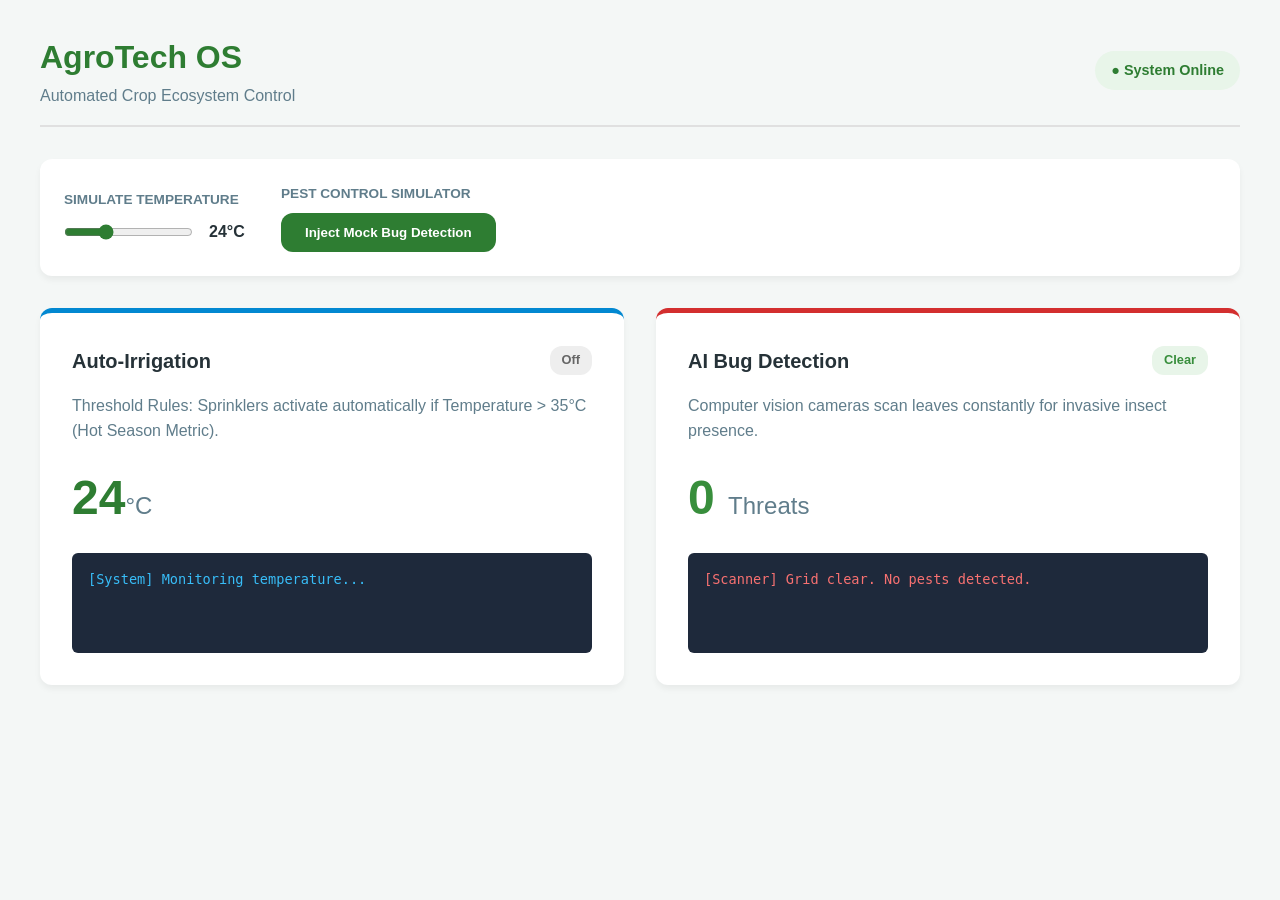
<file: jaby/index.html>
<!DOCTYPE html>
<html lang="en">
<head>
    <meta charset="UTF-8">
    <meta name="viewport" content="width=device-width, initial-scale=1.0">
    <title>AgroTech - Smart Farming Automation</title>
    <style>
        /* --- CSS STYLING --- */
        :root {
            --bg-color: #f4f7f6;
            --card-bg: #ffffff;
            --primary: #2e7d32;
            --primary-light: #e8f5e9;
            --text-dark: #263238;
            --text-muted: #607d8b;
            --alert-danger: #d32f2f;
            --alert-success: #388e3c;
            --water-blue: #0288d1;
            --shadow: 0 4px 6px rgba(0,0,0,0.05);
            --radius: 12px;
        }

        * {
            box-sizing: border-box;
            margin: 0;
            padding: 0;
            font-family: 'Segoe UI', Tahoma, Geneva, Verdana, sans-serif;
        }

        body {
            background-color: var(--bg-color);
            color: var(--text-dark);
            padding: 2rem;
            line-height: 1.6;
        }

        .container {
            max-width: 1200px;
            margin: 0 auto;
        }

        /* Header */
        header {
            margin-bottom: 2rem;
            border-bottom: 2px solid #e0e0e0;
            padding-bottom: 1rem;
            display: flex;
            justify-content: space-between;
            align-items: center;
        }

        h1 {
            color: var(--primary);
            font-size: 2rem;
        }

        .system-status {
            padding: 0.5rem 1rem;
            background-color: var(--primary-light);
            color: var(--primary);
            border-radius: 20px;
            font-weight: 600;
            font-size: 0.9rem;
        }

        /* Controls Panel */
        .simulation-panel {
            background: var(--card-bg);
            padding: 1.5rem;
            border-radius: var(--radius);
            box-shadow: var(--shadow);
            margin-bottom: 2rem;
            display: flex;
            gap: 2rem;
            align-items: center;
            flex-wrap: wrap;
        }

        .control-group {
            display: flex;
            flex-direction: column;
            gap: 0.5rem;
        }

        .control-group label {
            font-weight: 600;
            color: var(--text-muted);
            font-size: 0.85rem;
            text-transform: uppercase;
        }

        .slider-wrapper {
            display: flex;
            align-items: center;
            gap: 1rem;
        }

        input[type="range"] {
            accent-color: var(--primary);
            cursor: pointer;
        }

        .btn {
            background-color: var(--primary);
            color: white;
            border: none;
            padding: 0.75rem 1.5rem;
            border-radius: var(--radius);
            font-weight: 600;
            cursor: pointer;
            transition: background 0.2s;
        }

        .btn:hover {
            background-color: #1b5e20;
        }

        /* Dashboard Grid */
        .grid {
            display: grid;
            grid-template-columns: repeat(auto-fit, minmax(300px, 1fr));
            gap: 2rem;
        }

        .card {
            background: var(--card-bg);
            border-radius: var(--radius);
            box-shadow: var(--shadow);
            padding: 2rem;
            display: flex;
            flex-direction: column;
            border-top: 5px solid var(--primary);
            transition: transform 0.2s;
        }

        .card:hover {
            transform: translateY(-2px);
        }

        .card h2 {
            font-size: 1.25rem;
            margin-bottom: 1rem;
            color: var(--text-dark);
            display: flex;
            justify-content: space-between;
            align-items: center;
        }

        .badge {
            font-size: 0.8rem;
            padding: 0.25rem 0.75rem;
            border-radius: 12px;
            font-weight: 600;
        }

        /* Dynamic Status Styling */
        .status-neutral { background-color: #eee; color: #666; }
        .status-danger { background-color: #ffebee; color: var(--alert-danger); }
        .status-success { background-color: #e8f5e9; color: var(--alert-success); }
        .status-info { background-color: #e1f5fe; color: var(--water-blue); }

        .data-display {
            font-size: 3rem;
            font-weight: 700;
            margin: 1rem 0;
            color: var(--primary);
        }

        .unit {
            font-size: 1.5rem;
            font-weight: 400;
            color: var(--text-muted);
        }

        .log-box {
            background: #1e293b;
            color: #38bdf8;
            padding: 1rem;
            border-radius: 6px;
            font-family: monospace;
            font-size: 0.85rem;
            height: 100px;
            overflow-y: auto;
            margin-top: auto;
        }

        /* Visual indicator for watering animation */
        .water-spray {
            width: 100%;
            height: 8px;
            background: #e0e0e0;
            border-radius: 4px;
            overflow: hidden;
            margin-top: 1rem;
            display: none;
        }

        .water-spray.active {
            display: block;
        }

        .water-bar {
            height: 100%;
            background: var(--water-blue);
            width: 100%;
            animation: pulse 1.5s infinite ease-in-out;
        }

        @keyframes pulse {
            0% { opacity: 0.4; }
            50% { opacity: 1; }
            100% { opacity: 0.4; }
        }
    </style>
</head>
<body>

    <div class="container">
        <header>
            <div>
                <h1>AgroTech OS</h1>
                <p style="color: var(--text-muted);">Automated Crop Ecosystem Control</p>
            </div>
            <div class="system-status">● System Online</div>
        </header>

        <!-- Environment Controls (To Test Automation Logic) -->
        <section class="simulation-panel">
            <div class="control-group">
                <label for="tempSlider">Simulate Temperature</label>
                <div class="slider-wrapper">
                    <input type="range" id="tempSlider" min="15" max="45" value="24">
                    <span id="tempValue" style="font-weight: bold; width: 40px;">24°C</span>
                </div>
            </div>

            <div class="control-group">
                <label>Pest Control Simulator</label>
                <button class="btn" id="triggerBugBtn">Inject Mock Bug Detection</button>
            </div>
        </section>

        <!-- Dashboard Widgets -->
        <main class="grid">
            
            <!-- CARD 1: AUTO IRRIGATION -->
            <div class="card" style="border-top-color: var(--water-blue);">
                <h2>Auto-Irrigation <span id="sprinklerBadge" class="badge status-neutral">Off</span></h2>
                <p style="color: var(--text-muted);">Threshold Rules: Sprinklers activate automatically if Temperature > 35°C (Hot Season Metric).</p>
                <div class="data-display"><span id="currentTempText">24</span><span class="unit">°C</span></div>
                
                <div class="water-spray" id="waterSprayIndicator">
                    <div class="water-bar"></div>
                </div>

                <div class="log-box" id="irrigationLog">
                    [System] Monitoring temperature...
                </div>
            </div>

            <!-- CARD 2: BUG DETECTION -->
            <div class="card" style="border-top-color: var(--alert-danger);">
                <h2>AI Bug Detection <span id="pestBadge" class="badge status-success">Clear</span></h2>
                <p style="color: var(--text-muted);">Computer vision cameras scan leaves constantly for invasive insect presence.</p>
                
                <div class="data-display" id="pestCountText" style="color: var(--alert-success);">0 <span class="unit">Threats</span></div>
                
                <div class="log-box" id="pestLog" style="color: #f87171;">
                    [Scanner] Grid clear. No pests detected.
                </div>
            </div>

        </main>
    </div>

    <!-- --- AUTOMATION JAVASCRIPT --- -->
    <script>
        // DOM Elements
        const tempSlider = document.getElementById('tempSlider');
        const tempValue = document.getElementById('tempValue');
        const currentTempText = document.getElementById('currentTempText');
        const sprinklerBadge = document.getElementById('sprinklerBadge');
        const waterSprayIndicator = document.getElementById('waterSprayIndicator');
        const irrigationLog = document.getElementById('irrigationLog');
        
        const triggerBugBtn = document.getElementById('triggerBugBtn');
        const pestBadge = document.getElementById('pestBadge');
        const pestCountText = document.getElementById('pestCountText');
        const pestLog = document.getElementById('pestLog');

        // Logic 1: Temperature & Auto-Irrigation Threshold
        tempSlider.addEventListener('input', (e) => {
            const temp = parseInt(e.target.value);
            
            // Update Text Displays
            tempValue.textContent = temp + '°C';
            currentTempText.textContent = temp;

            // Automation Check: Hot Season Threshold Trigger (35°C)
            if (temp >= 35) {
                sprinklerBadge.textContent = "Running";
                sprinklerBadge.className = "badge status-info";
                waterSprayIndicator.classList.add('active');
                logAction(irrigationLog, `[ALERT] Hot season detected (${temp}°C)! Activating automatic water sprinklers.`);
            } else {
                sprinklerBadge.textContent = "Off";
                sprinklerBadge.className = "badge status-neutral";
                waterSprayIndicator.classList.remove('active');
</file>
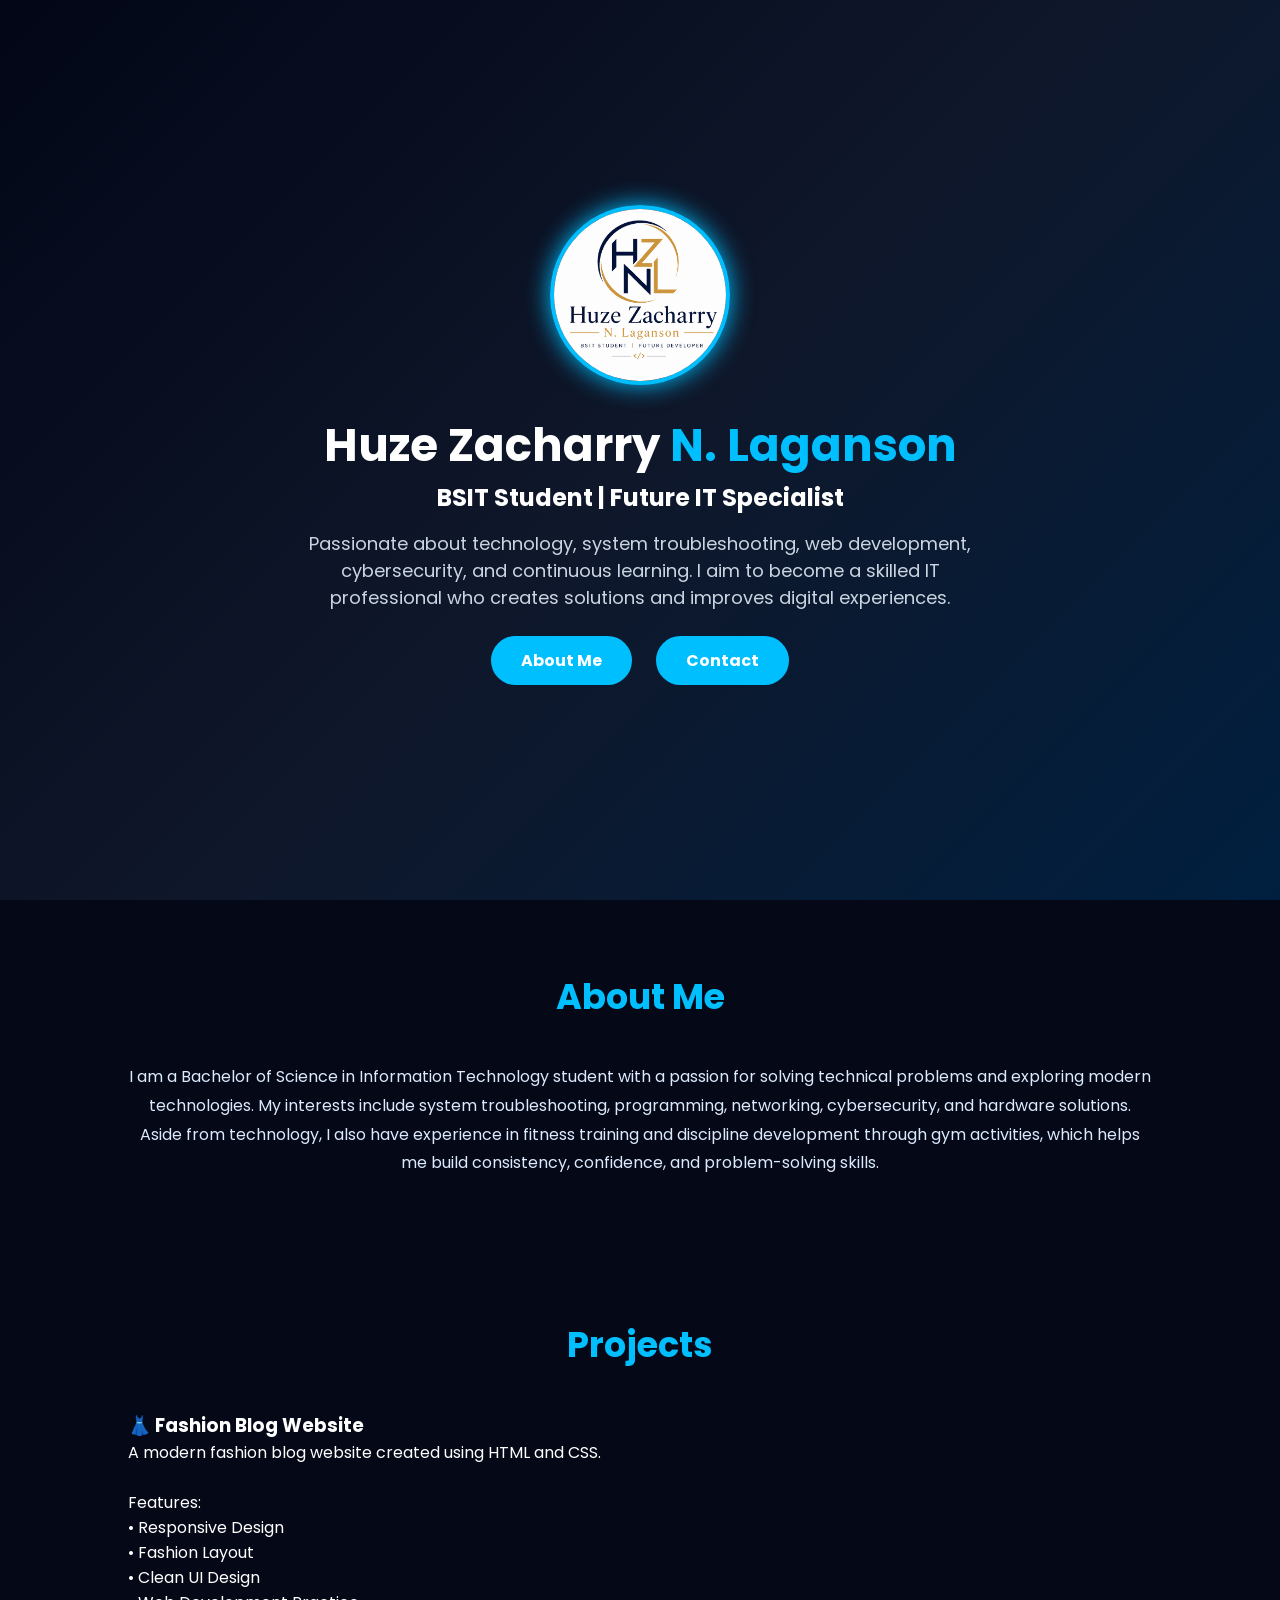
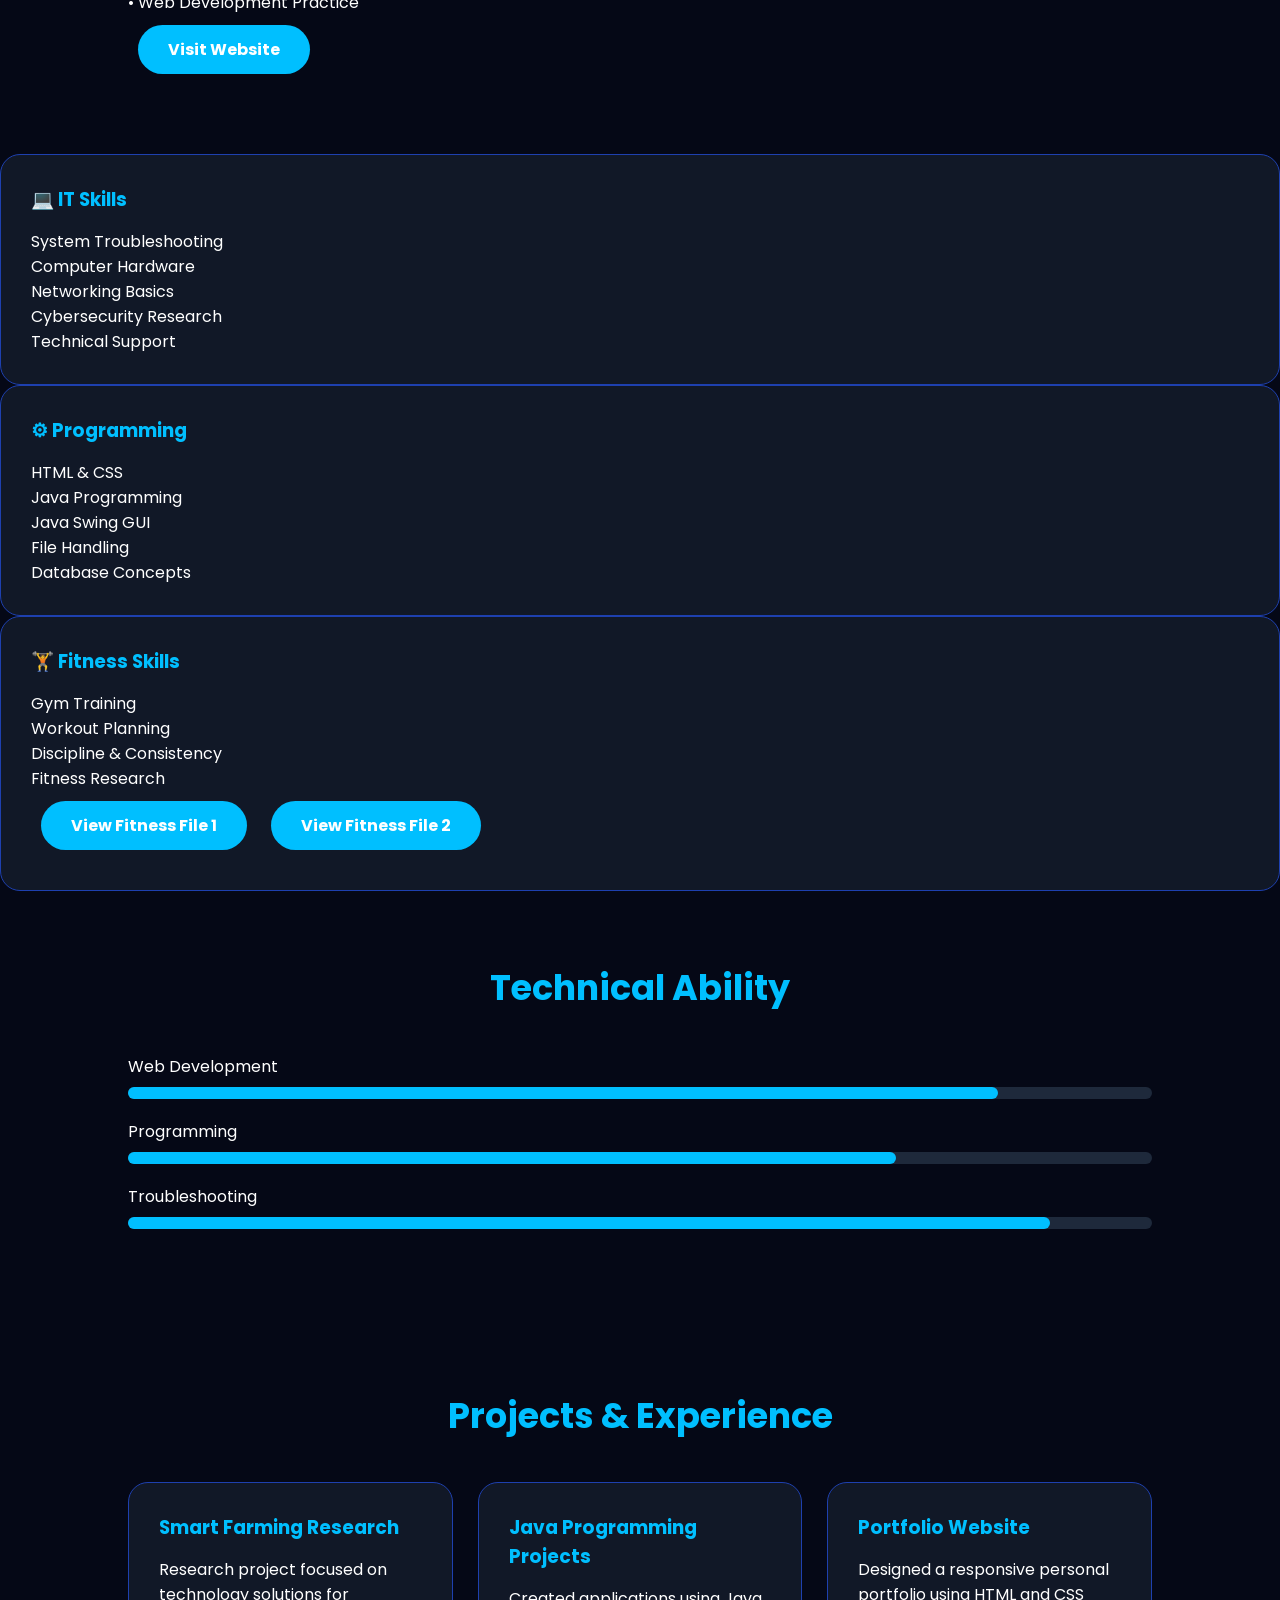
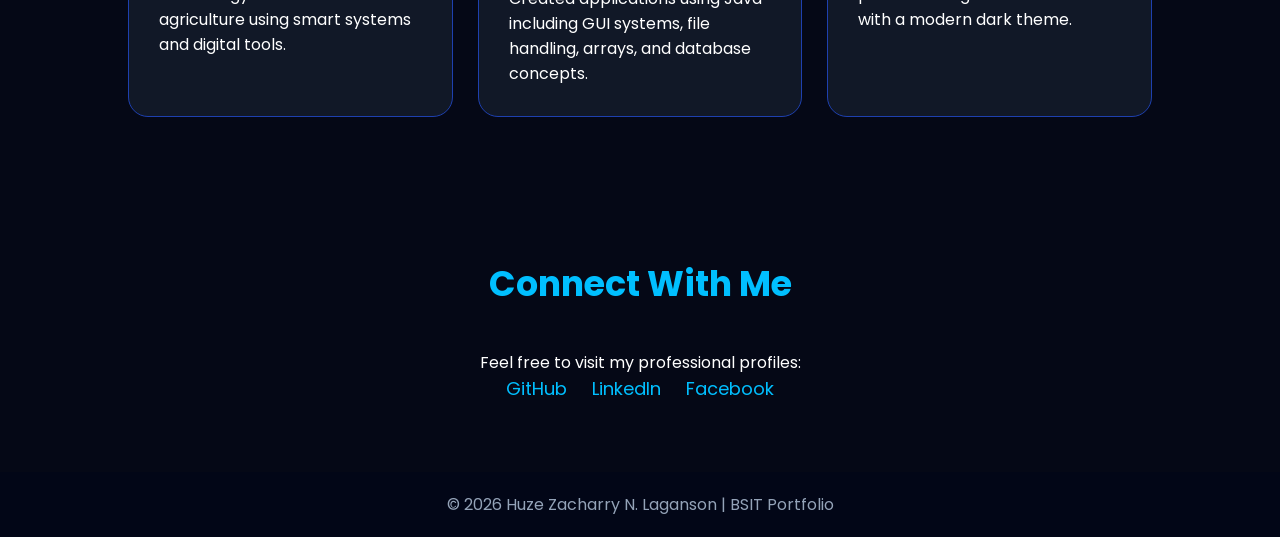
<file: Portfolio/index.html>
<!DOCTYPE html>
<html lang="en">
<head>
<meta charset="UTF-8">
<meta name="viewport" content="width=device-width, initial-scale=1.0">
<title>Huze Zacharry N. Laganson | Portfolio</title>
<link href="https://fonts.googleapis.com/css2?family=Poppins:wght@300;400;600;700&display=swap" rel="stylesheet">
<style>
*{
    margin:0;
    padding:0;
    box-sizing:border-box;
    font-family:'Poppins', sans-serif;
}
body{
    background:#050816;
    color:white;
}
header{
    min-height:100vh;
    display:flex;
    align-items:center;
    justify-content:center;
    text-align:center;
    background:
    linear-gradient(135deg,#020617,#0f172a,#001f3f);
    padding:30px;
}
.profile{
    width:180px;
    height:180px;
    border-radius:50%;
    object-fit:cover;
    border:4px solid #00bfff;
    box-shadow:0 0 25px #00bfff;
}

header h1{
    font-size:45px;
    margin-top:20px;
}
header span{
    color:#00bfff;
}
header p{
    color:#cbd5e1;
    font-size:18px;
    margin:15px auto;
    max-width:700px;
}
.btn{
    display:inline-block;
    margin:10px;
    padding:12px 30px;
    border-radius:30px;
    background:#00bfff;
    color:white;
    text-decoration:none;
    font-weight:bold;
    transition:.3s;
}
.btn:hover{
    background:white;
    color:#001f3f;
}
section{
    padding:70px 10%;
}
.title{
    text-align:center;
    font-size:35px;
    margin-bottom:40px;
    color:#00bfff;
}
.about{
    text-align:center;
    line-height:1.8;
    color:#dbeafe;
}
.cards{
    display:grid;
    grid-template-columns:repeat(auto-fit,minmax(250px,1fr));
    gap:25px;
}
.card{
    background:#111827;
    padding:30px;
    border-radius:20px;
    border:1px solid #1e40af;
    transition:.3s;
}
.card:hover{
    transform:translateY(-10px);
    box-shadow:0 0 20px #00bfff;
}
.card h3{
    color:#00bfff;
    margin-bottom:15px;
}
.skill{
    margin:20px 0;
}
.skill-name{
    margin-bottom:8px;
}
.bar{
    background:#1e293b;
    height:12px;
    border-radius:20px;
}
.progress{
    height:100%;
    border-radius:20px;
    background:#00bfff;
}
.project img{
    width:100%;
    border-radius:15px;
}
.contact{
    text-align:center;
}
.social a{
    color:#00bfff;
    text-decoration:none;
    margin:10px;
    font-size:18px;
}
footer{
    background:#020617;
    text-align:center;
    padding:20px;
    color:#94a3b8;
}

</style>
</head>
<body>
<header>
<div>
<img src="./profile.png" class="profile">
<h1>
Huze Zacharry <span>N. Laganson</span>
</h1>
<h2>BSIT Student | Future IT Specialist</h2>
<p>
Passionate about technology, system troubleshooting,
web development, cybersecurity, and continuous learning.
I aim to become a skilled IT professional who creates
solutions and improves digital experiences.
</p>
<a href="#about" class="btn">About Me</a>
<a href="#contact" class="btn">Contact</a>
</div>
</header>
<section id="about">
<h2 class="title">About Me</h2>
<div class="about">
<p>
I am a Bachelor of Science in Information Technology student
with a passion for solving technical problems and exploring
modern technologies.
My interests include system troubleshooting, programming,
networking, cybersecurity, and hardware solutions.
Aside from technology, I also have experience in fitness training
and discipline development through gym activities, which helps me
build consistency, confidence, and problem-solving skills.
</p>
</div>
</section>
<section>
<h2 class="title">Projects</h2>
<div class="skills-container">

    <div class="skill-box">
        <h3>👗 Fashion Blog Website</h3>
        <p>
            A modern fashion blog website created using
            HTML and CSS.
            <br><br>
            Features:
            <br>
            • Responsive Design
            <br>
            • Fashion Layout
            <br>
            • Clean UI Design
            <br>
            • Web Development Practice
        </p>
        <a href="https://hlaganson240000001303-bit.github.io/Activity1.1/FashionBlog/index.html"
        target="_blank"
        class="btn">
        Visit Website
        </a>
    </div>
</div>
</section>
<div class="card">
<h3>💻 IT Skills</h3>
<p>
System Troubleshooting<br>
Computer Hardware<br>
Networking Basics<br>
Cybersecurity Research<br>
Technical Support
</p>
</div>
<div class="card">
<h3>⚙ Programming</h3>
<p>
HTML & CSS<br>
Java Programming<br>
Java Swing GUI<br>
File Handling<br>
Database Concepts
</p>
</div>
<div class="card">
<h3>🏋 Fitness Skills</h3>
<p>
Gym Training<br>
Workout Planning<br>
Discipline & Consistency<br>
Fitness Research
</p>
<a href="https://drive.google.com/file/d/1zwJMdx5G4UwaKKU9TVzsmpumUjBPw26F/view?usp=drive_link"
target="_blank"
class="btn">
View Fitness File 1
</a>
<a href="https://drive.google.com/file/d/1w3RMPxGwt6dF-eUdz7iUi8j9e_sE3S7I/view?usp=drive_link"
target="_blank"
class="btn">
View Fitness File 2
</a>
</div>
</div>
</section>
<section>
<h2 class="title">Technical Ability</h2>
<div class="skill">
<div class="skill-name">
Web Development
</div>
<div class="bar">
<div class="progress" style="width:85%"></div>
</div>
</div>
<div class="skill">

<div class="skill-name">
Programming
</div>
<div class="bar">
<div class="progress" style="width:75%"></div>
</div>
</div>
<div class="skill">
<div class="skill-name">
Troubleshooting
</div>
<div class="bar">
<div class="progress" style="width:90%"></div>
</div>
</div>
</section>
<section>
<h2 class="title">Projects & Experience</h2>
<div class="cards">
<div class="card">
<h3>Smart Farming Research</h3>
<p>
Research project focused on technology solutions
for agriculture using smart systems and digital tools.
</p>
</div>
<div class="card">
<h3>Java Programming Projects</h3>
<p>
Created applications using Java including GUI systems,
file handling, arrays, and database concepts.
</p>
</div>
<div class="card">
<h3>Portfolio Website</h3>
<p>
Designed a responsive personal portfolio using
HTML and CSS with a modern dark theme.
</p>
</div>
</div>
</section>
<section id="contact">
<h2 class="title">Connect With Me</h2>
<div class="contact">
<p>
Feel free to visit my professional profiles:
</p>
<div class="social">
<a href="https://github.com/" target="_blank">
GitHub
</a>
<a href="https://linkedin.com/" target="_blank">
LinkedIn
</a>
<a href="#" target="_blank">
Facebook
</a>
</div>
</div>
</section>
<footer>
© 2026 Huze Zacharry N. Laganson | BSIT Portfolio
</footer>


</body>
</html>
</file>
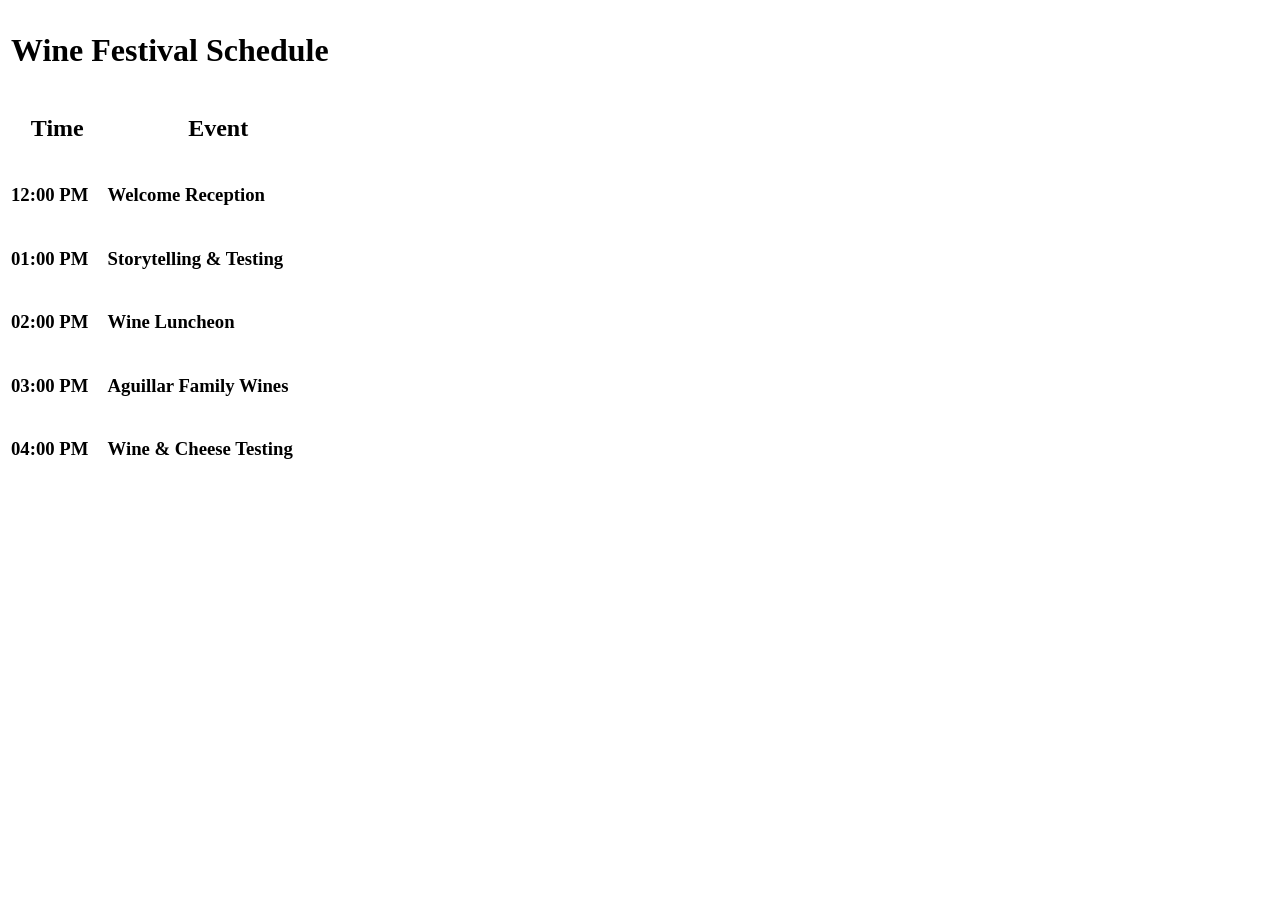
<file: Activity1.2/WineFestivalSchedule/index.html>
<!DOCTYPE html>
<html lang="en">
<head>
  <meta charset="UTF-8">
  <title>Wine Festival Schedule</title>
</head>
<body>
  <div class="container">
    <table>
      <thead>
        <tr>
          <th colspan="2"><h1>Wine Festival Schedule</h1></th>
        </tr>
        <tr>
          <th><h2>Time</h2></th>
          <th><h2>Event</h2></th>
        </tr>
      </thead>
      <tbody>
        <tr>
          <td class="left"><h3>12:00 PM</h3></td>
          <td><h3>Welcome Reception</h3></td>
        </tr>
        <tr>
          <td class="left"><h3>01:00 PM</h3></td>
          <td><h3>Storytelling &amp; Testing</h3></td>
        </tr>
        <tr>
          <td class="left"><h3>02:00 PM</h3></td>
          <td><h3>Wine Luncheon</h3></td>
        </tr>
        <tr>
          <td class="left"><h3>03:00 PM</h3></td>
          <td><h3>Aguillar Family Wines</h3></td>
        </tr>
        <tr>
          <td class="left"><h3>04:00 PM</h3></td>
          <td><h3>Wine &amp; Cheese Testing</h3></td>
        </tr>
      </tbody>
    </table>
  </div>
</body>
</html>
</file>
